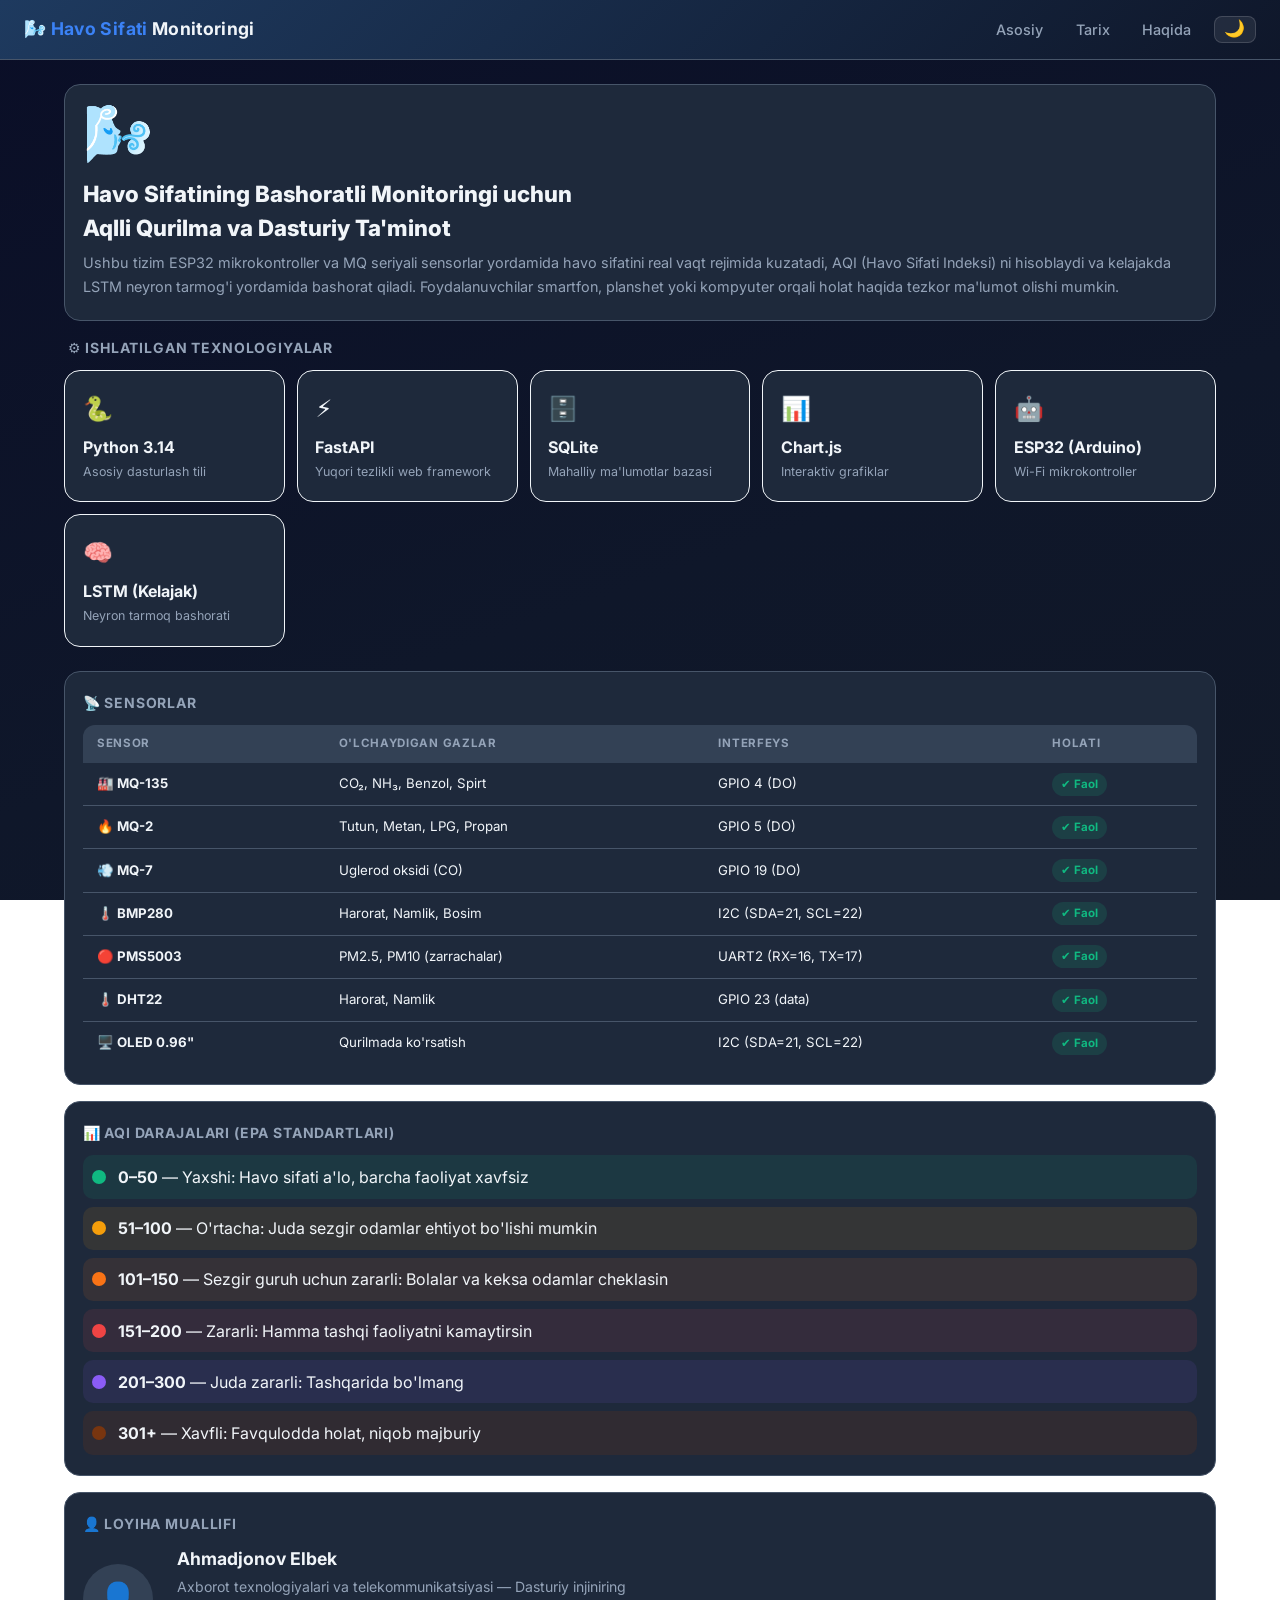
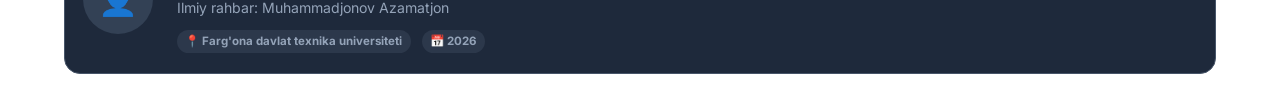
<file: templates/about.html>
<!DOCTYPE html>
<html lang="uz" data-theme="dark">
<head>
  <meta charset="UTF-8" />
  <meta name="viewport" content="width=device-width, initial-scale=1.0" />
  <title>Havo Sifati — Loyiha Haqida</title>
  <link href="https://fonts.googleapis.com/css2?family=Inter:wght@400;500;600;700;800&display=swap" rel="stylesheet" />
  <link rel="stylesheet" href="/static/style.css" />
  <style>body { font-family: 'Inter', 'Segoe UI', system-ui, sans-serif; }</style>
  <script>(function(){ var t=localStorage.getItem('tema')||'dark'; document.documentElement.setAttribute('data-theme',t); })();</script>
</head>
<body>

<nav class="navbar">
  <div class="nav-brand">🌬️ <span>Havo Sifati</span> Monitoringi</div>
  <div style="display:flex;align-items:center;gap:0.5rem">
    <div class="nav-links">
      <a href="/"        class="nav-link">Asosiy</a>
      <a href="/history" class="nav-link">Tarix</a>
      <a href="/about"   class="nav-link">Haqida</a>
    </div>
    <button class="tema-btn" id="tema-btn" onclick="temaAltoshir()" title="Tema">🌙</button>
  </div>
</nav>
<script>
function temaAltoshir() {
  var h = document.documentElement;
  var n = h.getAttribute('data-theme') === 'dark' ? 'light' : 'dark';
  h.setAttribute('data-theme', n);
  localStorage.setItem('tema', n);
  document.getElementById('tema-btn').textContent = n === 'dark' ? '🌙' : '☀️';
}
(function(){ var t=localStorage.getItem('tema')||'dark'; var b=document.getElementById('tema-btn'); if(b) b.textContent=t==='dark'?'🌙':'☀️'; })();
</script>

<main class="container">

  
  <div class="card" style="margin-bottom:1rem">
    <div style="display:flex;gap:1rem;align-items:flex-start;flex-wrap:wrap">
      <div style="font-size:3.5rem;line-height:1">🌬️</div>
      <div>
        <h1 style="font-size:1.4rem;font-weight:800;margin-bottom:0.4rem">
          Havo Sifatining Bashoratli Monitoringi uchun<br>Aqlli Qurilma va Dasturiy Ta'minot
        </h1>
        <p style="color:var(--kulrang);font-size:0.9rem;line-height:1.7">
          Ushbu tizim ESP32 mikrokontroller va MQ seriyali sensorlar yordamida havo sifatini
          real vaqt rejimida kuzatadi, AQI (Havo Sifati Indeksi) ni hisoblaydi va kelajakda
          LSTM neyron tarmog'i yordamida bashorat qiladi. Foydalanuvchilar smartfon, planshet
          yoki kompyuter orqali holat haqida tezkor ma'lumot olishi mumkin.
        </p>
      </div>
    </div>
  </div>

  
  <div style="margin-bottom:1rem">
    <div class="card-header" style="margin-bottom:0.75rem;padding:0 0.25rem">⚙️ Ishlatilgan Texnologiyalar</div>
    <div class="sensor-grid" style="grid-template-columns:repeat(auto-fit,minmax(200px,1fr))">

      <div class="card" style="border-color:var(--ko-k)30">
        <div style="font-size:1.5rem;margin-bottom:0.5rem">🐍</div>
        <div style="font-weight:700">Python 3.14</div>
        <div style="font-size:0.78rem;color:var(--kulrang);margin-top:0.25rem">Asosiy dasturlash tili</div>
      </div>

      <div class="card" style="border-color:var(--yashil)30">
        <div style="font-size:1.5rem;margin-bottom:0.5rem">⚡</div>
        <div style="font-weight:700">FastAPI</div>
        <div style="font-size:0.78rem;color:var(--kulrang);margin-top:0.25rem">Yuqori tezlikli web framework</div>
      </div>

      <div class="card" style="border-color:var(--sariq)30">
        <div style="font-size:1.5rem;margin-bottom:0.5rem">🗄️</div>
        <div style="font-weight:700">SQLite</div>
        <div style="font-size:0.78rem;color:var(--kulrang);margin-top:0.25rem">Mahalliy ma'lumotlar bazasi</div>
      </div>

      <div class="card" style="border-color:var(--toqsariq)30">
        <div style="font-size:1.5rem;margin-bottom:0.5rem">📊</div>
        <div style="font-weight:700">Chart.js</div>
        <div style="font-size:0.78rem;color:var(--kulrang);margin-top:0.25rem">Interaktiv grafiklar</div>
      </div>

      <div class="card" style="border-color:var(--binafsha)30">
        <div style="font-size:1.5rem;margin-bottom:0.5rem">🤖</div>
        <div style="font-weight:700">ESP32 (Arduino)</div>
        <div style="font-size:0.78rem;color:var(--kulrang);margin-top:0.25rem">Wi-Fi mikrokontroller</div>
      </div>

      <div class="card" style="border-color:var(--qizil)30">
        <div style="font-size:1.5rem;margin-bottom:0.5rem">🧠</div>
        <div style="font-weight:700">LSTM (Kelajak)</div>
        <div style="font-size:0.78rem;color:var(--kulrang);margin-top:0.25rem">Neyron tarmoq bashorati</div>
      </div>

    </div>
  </div>

  
  <div class="card" style="margin-bottom:1rem">
    <div class="card-header">📡 Sensorlar</div>
    <div class="jadval-konteyner">
      <table>
        <thead>
          <tr>
            <th>Sensor</th>
            <th>O'lchaydigan gazlar</th>
            <th>Interfeys</th>
            <th>Holati</th>
          </tr>
        </thead>
        <tbody>
          <tr>
            <td style="font-weight:700">🏭 MQ-135</td>
            <td>CO₂, NH₃, Benzol, Spirt</td>
            <td>GPIO 4 (DO)</td>
            <td><span class="chip yashil">✔ Faol</span></td>
          </tr>
          <tr>
            <td style="font-weight:700">🔥 MQ-2</td>
            <td>Tutun, Metan, LPG, Propan</td>
            <td>GPIO 5 (DO)</td>
            <td><span class="chip yashil">✔ Faol</span></td>
          </tr>
          <tr>
            <td style="font-weight:700">💨 MQ-7</td>
            <td>Uglerod oksidi (CO)</td>
            <td>GPIO 19 (DO)</td>
            <td><span class="chip yashil">✔ Faol</span></td>
          </tr>
          <tr>
            <td style="font-weight:700">🌡️ BMP280</td>
            <td>Harorat, Namlik, Bosim</td>
            <td>I2C (SDA=21, SCL=22)</td>
            <td><span class="chip yashil">✔ Faol</span></td>
          </tr>
          <tr>
            <td style="font-weight:700">🔴 PMS5003</td>
            <td>PM2.5, PM10 (zarrachalar)</td>
            <td>UART2 (RX=16, TX=17)</td>
            <td><span class="chip yashil">✔ Faol</span></td>
          </tr>
          <tr>
            <td style="font-weight:700">🌡️ DHT22</td>
            <td>Harorat, Namlik</td>
            <td>GPIO 23 (data)</td>
            <td><span class="chip yashil">✔ Faol</span></td>
          </tr>
          <tr>
            <td style="font-weight:700">🖥️ OLED 0.96"</td>
            <td>Qurilmada ko'rsatish</td>
            <td>I2C (SDA=21, SCL=22)</td>
            <td><span class="chip yashil">✔ Faol</span></td>
          </tr>
        </tbody>
      </table>
    </div>
  </div>

  
  <div class="card" style="margin-bottom:1rem">
    <div class="card-header">📊 AQI Darajalari (EPA standartlari)</div>
    <div style="display:grid;gap:0.5rem">
      <div style="display:flex;align-items:center;gap:0.75rem;padding:0.6rem;border-radius:10px;background:rgba(16,185,129,0.1)">
        <div style="width:14px;height:14px;border-radius:50%;background:#10b981;flex-shrink:0"></div>
        <div><strong>0–50</strong> — Yaxshi: Havo sifati a'lo, barcha faoliyat xavfsiz</div>
      </div>
      <div style="display:flex;align-items:center;gap:0.75rem;padding:0.6rem;border-radius:10px;background:rgba(245,158,11,0.1)">
        <div style="width:14px;height:14px;border-radius:50%;background:#f59e0b;flex-shrink:0"></div>
        <div><strong>51–100</strong> — O'rtacha: Juda sezgir odamlar ehtiyot bo'lishi mumkin</div>
      </div>
      <div style="display:flex;align-items:center;gap:0.75rem;padding:0.6rem;border-radius:10px;background:rgba(249,115,22,0.1)">
        <div style="width:14px;height:14px;border-radius:50%;background:#f97316;flex-shrink:0"></div>
        <div><strong>101–150</strong> — Sezgir guruh uchun zararli: Bolalar va keksa odamlar cheklasin</div>
      </div>
      <div style="display:flex;align-items:center;gap:0.75rem;padding:0.6rem;border-radius:10px;background:rgba(239,68,68,0.1)">
        <div style="width:14px;height:14px;border-radius:50%;background:#ef4444;flex-shrink:0"></div>
        <div><strong>151–200</strong> — Zararli: Hamma tashqi faoliyatni kamaytirsin</div>
      </div>
      <div style="display:flex;align-items:center;gap:0.75rem;padding:0.6rem;border-radius:10px;background:rgba(139,92,246,0.1)">
        <div style="width:14px;height:14px;border-radius:50%;background:#8b5cf6;flex-shrink:0"></div>
        <div><strong>201–300</strong> — Juda zararli: Tashqarida bo'lmang</div>
      </div>
      <div style="display:flex;align-items:center;gap:0.75rem;padding:0.6rem;border-radius:10px;background:rgba(120,53,15,0.2)">
        <div style="width:14px;height:14px;border-radius:50%;background:#78350f;flex-shrink:0"></div>
        <div><strong>301+</strong> — Xavfli: Favqulodda holat, niqob majburiy</div>
      </div>
    </div>
  </div>

  
  <div class="card">
    <div class="card-header">👤 Loyiha Muallifi</div>
    <div style="display:flex;gap:1.5rem;align-items:center;flex-wrap:wrap">
      <div style="width:70px;height:70px;border-radius:50%;background:var(--karta2);display:flex;align-items:center;justify-content:center;font-size:2rem;flex-shrink:0">👤</div>
      <div>
        <div style="font-size:1.1rem;font-weight:700">Ahmadjonov Elbek</div>
        <div style="color:var(--kulrang);font-size:0.88rem;margin-top:0.25rem">Axborot texnologiyalari va telekommunikatsiyasi — Dasturiy injiniring</div>
        <div style="color:var(--kulrang);font-size:0.88rem">Ilmiy rahbar: Muhammadjonov Azamatjon</div>
        <div style="margin-top:0.75rem;font-size:0.85rem">
          <span class="chip kulrang">📍 Farg'ona davlat texnika universiteti</span>
          <span class="chip kulrang" style="margin-left:0.4rem">📅 2026</span>
        </div>
      </div>
    </div>
  </div>

</main>
<script src="/static/script.js"></script>
</body>
</html>
</file>
<file: static/style.css>
*, *::before, *::after {
  transition: background-color 0.22s ease, color 0.22s ease,
              border-color 0.22s ease;
}

:root {
  --fon:       #0f172a;
  --karta:     #1e293b;
  --karta2:    #334155;
  --matn:      #f1f5f9;
  --kulrang:   #94a3b8;
  --chegara:   #475569;
  --ko-k:      #3b82f6;
  --yashil:    #10b981;
  --qizil:     #ef4444;
  --sariq:     #f59e0b;
  --toqsariq:  #f97316;
  --binafsha:  #8b5cf6;
  --jigarrang: #78350f;
}

*, *::before, *::after { box-sizing: border-box; margin: 0; padding: 0; }

body {
  font-family: 'Segoe UI', system-ui, -apple-system, sans-serif;
  background: var(--fon);
  color: var(--matn);
  min-height: 100vh;
  line-height: 1.5;
}

.navbar {
  background: linear-gradient(135deg, #1e3a5f 0%, #0f172a 100%);
  border-bottom: 1px solid var(--chegara);
  padding: 0 1.5rem;
  display: flex;
  align-items: center;
  justify-content: space-between;
  height: 60px;
  position: sticky;
  top: 0;
  z-index: 100;
}

.nav-brand {
  font-size: 1.1rem;
  font-weight: 700;
  letter-spacing: 0.02em;
}
.nav-brand span { color: var(--ko-k); }

.nav-links {
  display: flex;
  gap: 0.25rem;
}

.nav-link {
  color: var(--kulrang);
  text-decoration: none;
  padding: 0.4rem 0.9rem;
  border-radius: 7px;
  font-size: 0.9rem;
  font-weight: 500;
  transition: color 0.2s, background 0.2s;
}
.nav-link:hover { color: var(--matn); background: var(--karta2); }
.nav-link.active { color: var(--ko-k); background: rgba(59,130,246,0.12); font-weight: 600; }

.container {
  max-width: 1200px;
  margin: 0 auto;
  padding: 1.5rem;
}

.card {
  background: var(--karta);
  border-radius: 16px;
  padding: 1.25rem 1.1rem;
  border: 1px solid var(--chegara);
  transition: border-color 0.3s, box-shadow 0.3s;
}

.card-header {
  font-size: 0.875rem;
  font-weight: 700;
  color: var(--kulrang);
  text-transform: uppercase;
  letter-spacing: 0.06em;
  margin-bottom: 0.75rem;
}

.grid-2 {
  display: grid;
  grid-template-columns: 1fr 2fr;
  gap: 1rem;
  margin-bottom: 1.5rem;
}

.sensor-grid {
  display: grid;
  grid-template-columns: repeat(4, 1fr);
  gap: 0.75rem;
  margin-bottom: 1.5rem;
}

.aqi-card {
  text-align: center;
  border-width: 2px;
}

.aqi-label {
  font-size: 0.65rem;
  letter-spacing: 0.12em;
  text-transform: uppercase;
  color: var(--kulrang);
  margin-bottom: 0.5rem;
}

.aqi-number {
  font-size: 5.5rem;
  font-weight: 900;
  line-height: 1;
  transition: color 0.5s;
}

.aqi-daraja {
  font-size: 1.1rem;
  font-weight: 700;
  margin-top: 0.4rem;
  transition: color 0.5s;
}

.aqi-indicator {
  height: 5px;
  border-radius: 3px;
  margin-top: 0.75rem;
  transition: background 0.5s;
}

.sensor-karta {
  background: var(--karta);
  border-radius: 14px;
  padding: 1rem;
  border: 2px solid var(--chegara);
  transition: border-color 0.3s, box-shadow 0.3s, opacity 0.3s;
  position: relative;
  overflow: hidden;
}

.sensor-karta::before {
  content: '';
  position: absolute;
  top: 0; left: 0; right: 0;
  height: 3px;
  border-radius: 14px 14px 0 0;
  transition: background 0.3s;
  background: var(--chegara);
}

.sensor-karta.toza        { border-color: var(--yashil); box-shadow: 0 0 18px rgba(16,185,129,0.12); }
.sensor-karta.toza::before { background: var(--yashil); }

.sensor-karta.xavf        { border-color: var(--qizil); box-shadow: 0 0 18px rgba(239,68,68,0.18); }
.sensor-karta.xavf::before { background: var(--qizil); }

.sensor-karta.ulanmagan   { opacity: 0.55; }

.sensor-yuqori {
  display: flex;
  justify-content: space-between;
  align-items: flex-start;
  margin-bottom: 0.5rem;
}

.sensor-nom    { font-size: 0.8rem; font-weight: 700; }
.sensor-tavsif { font-size: 0.7rem; color: var(--kulrang); margin-top: 0.1rem; }

.sensor-holat-badge {
  font-size: 1.2rem;
  font-weight: 800;
  line-height: 1;
}
.sensor-holat-badge.yashil { color: var(--yashil); }
.sensor-holat-badge.qizil  { color: var(--qizil); }
.sensor-holat-badge.notr   { color: var(--kulrang); }

.sensor-qiymat {
  font-size: 1.4rem;
  font-weight: 800;
  margin-top: 0.35rem;
  margin-bottom: 0.2rem;
}

.sensor-status {
  font-size: 0.715rem;
  color: var(--kulrang);
}

.tavsiya-matn {
  font-size: 0.9rem;
  line-height: 1.65;
  color: var(--matn);
}

.bashorat-sektsiya {
  margin-top: 1rem;
  padding-top: 1rem;
  border-top: 1px solid var(--chegara);
}

.status-bar {
  display: flex;
  justify-content: space-between;
  align-items: center;
  font-size: 0.8rem;
  color: var(--kulrang);
  padding: 0.5rem 0;
}

.online-badge {
  padding: 0.25rem 0.75rem;
  border-radius: 999px;
  font-size: 0.75rem;
  font-weight: 700;
}
.online-badge.yashil { background: rgba(16,185,129,0.15); color: var(--yashil); }
.online-badge.qizil  { background: rgba(239,68,68,0.15);  color: var(--qizil); }

.alert-bar {
  background: rgba(239,68,68,0.1);
  border: 1px solid var(--qizil);
  color: var(--qizil);
  border-radius: 10px;
  padding: 0.75rem 1rem;
  margin-bottom: 1rem;
  font-size: 0.85rem;
}

.offline-banner {
  background: rgba(239,68,68,0.1);
  border: 1px solid #ef4444;
  border-left: 4px solid #ef4444;
  color: #f87171;
  border-radius: 10px;
  padding: 0.8rem 1rem;
  margin-bottom: 1rem;
  font-size: 0.88rem;
  font-weight: 600;
  display: flex;
  align-items: center;
  gap: 0.5rem;
}

.btn {
  padding: 0.45rem 1.1rem;
  border-radius: 9px;
  border: none;
  cursor: pointer;
  font-size: 0.85rem;
  font-weight: 600;
  transition: opacity 0.2s, transform 0.1s;
  text-decoration: none;
  display: inline-block;
}
.btn:hover    { opacity: 0.85; }
.btn:active   { transform: scale(0.97); }
.btn-primary  { background: var(--ko-k);   color: #fff; }
.btn-success  { background: var(--yashil); color: #fff; }
.btn-secondary { background: var(--karta2); color: var(--matn); border: 1px solid var(--chegara); }
.btn-sm       { padding: 0.3rem 0.75rem; font-size: 0.78rem; }

.btn-group {
  display: flex;
  gap: 0.5rem;
  flex-wrap: wrap;
}

.jadval-konteyner {
  overflow-x: auto;
  border-radius: 12px;
}

table {
  width: 100%;
  border-collapse: collapse;
  font-size: 0.83rem;
}

thead th {
  background: var(--karta2);
  color: var(--kulrang);
  font-size: 0.72rem;
  font-weight: 700;
  text-transform: uppercase;
  letter-spacing: 0.06em;
  padding: 0.65rem 0.9rem;
  text-align: left;
  white-space: nowrap;
}

tbody tr { border-bottom: 1px solid var(--chegara); transition: background 0.15s; }
tbody tr:last-child { border-bottom: none; }
tbody tr:hover { background: rgba(51,65,85,0.5); }
tbody td { padding: 0.6rem 0.9rem; }

.chip {
  display: inline-flex;
  align-items: center;
  gap: 0.25rem;
  padding: 0.18rem 0.55rem;
  border-radius: 999px;
  font-size: 0.72rem;
  font-weight: 700;
  white-space: nowrap;
}
.chip.yashil { background: rgba(16,185,129,0.15); color: var(--yashil); }
.chip.qizil  { background: rgba(239,68,68,0.15);  color: var(--qizil); }
.chip.kulrang { background: rgba(148,163,184,0.12); color: var(--kulrang); }

.stat-grid {
  display: grid;
  grid-template-columns: repeat(auto-fit, minmax(150px, 1fr));
  gap: 0.75rem;
  margin-bottom: 1.5rem;
}

.stat-element {
  background: var(--karta);
  border: 1px solid var(--chegara);
  border-radius: 12px;
  padding: 1rem;
  text-align: center;
}
.stat-son { font-size: 1.7rem; font-weight: 800; color: var(--ko-k); }
.stat-nom { font-size: 0.72rem; color: var(--kulrang); margin-top: 0.2rem; }

.sahifalash {
  display: flex;
  align-items: center;
  gap: 0.5rem;
  justify-content: center;
  padding: 0.75rem 0;
}

@keyframes puls {
  0%, 100% { opacity: 1; }
  50%       { opacity: 0.3; }
}
.puls { animation: puls 1.5s ease-in-out infinite; }

@keyframes fadeIn {
  from { opacity: 0; transform: translateY(8px); }
  to   { opacity: 1; transform: translateY(0); }
}
.fade-in { animation: fadeIn 0.4s ease-out; }

@media (max-width: 960px) {
  .sensor-grid { grid-template-columns: repeat(2, 1fr); }
  .grid-2      { grid-template-columns: 1fr; }
  .aqi-number  { font-size: 4rem; }
}

@media (max-width: 600px) {
  .container   { padding: 1rem 0.75rem; }
  .sensor-grid { grid-template-columns: repeat(2, 1fr); gap: 0.5rem; }
  .navbar      { padding: 0 0.75rem; }
  .nav-link    { padding: 0.35rem 0.6rem; font-size: 0.82rem; }
  .aqi-number  { font-size: 3.5rem; }
}

@media (max-width: 400px) {
  .sensor-grid { grid-template-columns: 1fr; }
}

.grid-3 {
  display: grid;
  grid-template-columns: 1fr 1fr 1fr;
  gap: 1rem;
  margin-bottom: 1.5rem;
}

.lstm-karta {
  border: 2px solid rgba(59,130,246,0.35);
  /* background: #1b2a4a; */
  background: linear-gradient(160deg, #1a2744 0%, #1e293b 100%);
  transition: border-color 0.4s, box-shadow 0.4s, background 0.3s;
}

@media (max-width: 958px) {
  .grid-3 { grid-template-columns: 1fr 1fr; }
  .grid-3 > :last-child { grid-column: 1 / -1; }
}
@media (max-width: 600px) {
  .grid-3 { grid-template-columns: 1fr; }
  .grid-3 > :last-child { grid-column: auto; }
}

[data-theme="light"] {
  --fon:       #f0f4f8;
  --karta:     #ffffff;
  --karta2:    #f1f5f9;
  --matn:      #1e293b;
  --kulrang:   #64748b;
  --chegara:   #e2e8f0;
  --ko-k:      #2563eb;
  --yashil:    #059669;
  --qizil:     #dc2626;
  --sariq:     #d97706;
  --toqsariq:  #ea580c;
  --binafsha:  #7c3aed;
}

[data-theme="light"] body {
  background: linear-gradient(135deg, #e0eafc 0%, #cfdef3 100%);
  background-attachment: fixed;
  color: var(--matn);
}

[data-theme="light"] .navbar {
  background: #ffffff;
  border-bottom: 1px solid #e2e8f0;
  box-shadow: 0 1px 8px rgba(0,0,0,0.08);
}
[data-theme="light"] .nav-brand       { color: #1e293b; }
[data-theme="light"] .nav-brand span  { color: #2563eb; }
[data-theme="light"] .nav-link        { color: #475569; }
[data-theme="light"] .nav-link:hover  { color: #1e293b; background: rgba(0,0,0,0.05); }
[data-theme="light"] .nav-link.active { color: #2563eb; background: rgba(37,99,235,0.08); }

[data-theme="light"] .card {
  box-shadow: 0 2px 12px rgba(0,0,0,0.06);
}
[data-theme="light"] .card-header { color: #475569; }

[data-theme="light"] .lstm-karta {
  background: linear-gradient(160deg, #eff6ff 0%, #ffffff 100%);
  border-color: rgba(37,99,235,0.2);
}

[data-theme="light"] tbody tr:hover  { background: rgba(0,0,0,0.03); }
[data-theme="light"] thead th        { background: #f1f5f9; color: #64748b; }

[data-theme="light"] .chip.yashil    { background: rgba(5,150,105,0.12);  }
[data-theme="light"] .chip.qizil     { background: rgba(220,38,38,0.1);   }
[data-theme="light"] .chip.kulrang   { background: rgba(100,116,139,0.1); }

[data-theme="light"] .online-badge.yashil { background: rgba(5,150,105,0.12); }
[data-theme="light"] .online-badge.qizil  { background: rgba(220,38,38,0.1);  }

[data-theme="light"] .sensor-karta {
  box-shadow: 0 1px 6px rgba(0,0,0,0.06);
}
[data-theme="light"] .sensor-karta.toza {
  border-color: var(--yashil);
  box-shadow: 0 0 16px rgba(5,150,105,0.12);
}
[data-theme="light"] .sensor-karta.xavf {
  border-color: var(--qizil);
  box-shadow: 0 0 16px rgba(220,38,38,0.12);
}

[data-theme="light"] .btn-secondary {
  background: #ffffff;
  color: #374151;
  border: 1px solid #d1d5db;
}
[data-theme="light"] .btn-secondary:hover { background: #f9fafb; }

[data-theme="light"] .tema-btn {
  background: rgba(0,0,0,0.06);
  border-color: rgba(0,0,0,0.12);
  color: #1e293b;
}
[data-theme="light"] .tema-btn:hover { background: rgba(0,0,0,0.1); }

[data-theme="light"] .offline-banner {
  background: rgba(220,38,38,0.07);
  color: #b91c1c;
}
[data-theme="light"] .alert-bar {
  background: rgba(220,38,38,0.07);
  color: #b91c1c;
}

[data-theme="light"] .sidebar {
  background: #ffffff;
  border-right-color: #e2e8f0;
  box-shadow: 2px 0 8px rgba(0,0,0,0.04);
}
[data-theme="light"] .sidebar-link:hover {
  background: #f1f5f9;
  color: #1e293b;
}
[data-theme="light"] .sidebar-link.faol {
  background: rgba(37,99,235,0.08);
  color: #2563eb;
}

[data-theme="light"] .stat-element {
  box-shadow: 0 1px 6px rgba(0,0,0,0.05);
}

.tema-btn {
  background: rgba(255,255,255,0.08);
  border: 1px solid rgba(255,255,255,0.15);
  color: #f1f5f9;
  cursor: pointer;
  border-radius: 8px;
  padding: 0.28rem 0.6rem;
  font-size: 1.05rem;
  line-height: 1;
  transition: background 0.2s, transform 0.15s;
  flex-shrink: 0;
}
.tema-btn:hover { background: rgba(255,255,255,0.16); transform: scale(1.08); }

.layout-wrapper {
  display: flex;
  min-height: calc(100vh - 60px);
}

.sidebar {
  width: 210px;
  min-width: 210px;
  background: var(--karta);
  border-right: 1px solid var(--chegara);
  padding: 1.25rem 0.8rem 1rem;
  position: sticky;
  top: 60px;
  height: calc(100vh - 60px);
  overflow-y: auto;
  display: flex;
  flex-direction: column;
  gap: 0.2rem;
  scrollbar-width: none;
}
.sidebar::-webkit-scrollbar { display: none; }

.sidebar-brand {
  font-size: 1.05rem;
  font-weight: 800;
  padding: 0.2rem 0.6rem 0.9rem;
  margin-bottom: 0.4rem;
  border-bottom: 1px solid var(--chegara);
  color: #00d4ff;
  letter-spacing: 0.02em;
}

.sidebar-section-label {
  font-size: 0.62rem;
  font-weight: 700;
  text-transform: uppercase;
  letter-spacing: 0.1em;
  color: var(--kulrang);
  padding: 0.6rem 0.6rem 0.2rem;
}

.sidebar-link {
  display: flex;
  align-items: center;
  gap: 0.55rem;
  padding: 0.5rem 0.65rem;
  border-radius: 9px;
  text-decoration: none;
  color: var(--kulrang);
  font-size: 0.87rem;
  font-weight: 500;
}
.sidebar-link:hover {
  background: var(--karta2);
  color: var(--matn);
  transition: none;
}
.sidebar-link.faol {
  background: rgba(0, 212, 255, 0.1);
  color: #00d4ff;
  font-weight: 600;
}
.sidebar-link .sl-icon { font-size: 1rem; opacity: 0.85; }

.sidebar-divider {
  height: 1px;
  background: var(--chegara);
  margin: 0.5rem 0;
}

.sidebar-bottom {
  margin-top: auto;
  padding-top: 0.9rem;
  border-top: 1px solid var(--chegara);
}
.sidebar-status-dot {
  display: inline-block;
  width: 7px; height: 7px;
  border-radius: 50%;
  background: var(--yashil);
  margin-right: 4px;
  animation: puls 2s infinite;
}
.sidebar-info {
  font-size: 0.7rem;
  color: var(--kulrang);
  line-height: 1.6;
  padding: 0 0.2rem;
}

.main-content {
  flex: 1;
  padding: 1.5rem;
  min-width: 0;
  max-width: 100%;
}

@media (max-width: 900px) {
  .sidebar { display: none; }
  .main-content { padding: 1rem; }
}

.glass {
  backdrop-filter: blur(14px);
  -webkit-backdrop-filter: blur(14px);
  background: rgba(30, 41, 59, 0.6) !important;
  border-color: rgba(255,255,255,0.07) !important;
}
[data-theme="light"] .glass {
  background: rgba(255, 255, 255, 0.65) !important;
  border-color: rgba(0,0,0,0.07) !important;
}

.aqi-gauge-wrapper {
  position: relative;
  width: 148px;
  height: 148px;
  margin: 0.4rem auto 0.6rem;
}
.aqi-gauge-svg {
  width: 148px;
  height: 148px;
  transform: rotate(-90deg);
}
.aqi-gauge-bg {
  fill: none;
  stroke: var(--karta2);
  stroke-width: 11;
}
.aqi-gauge-fill {
  fill: none;
  stroke-width: 11;
  stroke-linecap: round;
  stroke-dasharray: 0 377;
  transition: stroke-dasharray 1.1s cubic-bezier(.4,0,.2,1), stroke 0.5s;
}
.aqi-gauge-center {
  position: absolute;
  inset: 0;
  display: flex;
  flex-direction: column;
  align-items: center;
  justify-content: center;
  pointer-events: none;
}

.accent { color: #00d4ff; }

[data-theme="dark"] body {
  background: linear-gradient(160deg, #0a0e27 0%, #0f172a 60%, #111827 100%);
  background-attachment: fixed;
  min-height: 100vh;
}
</file>
